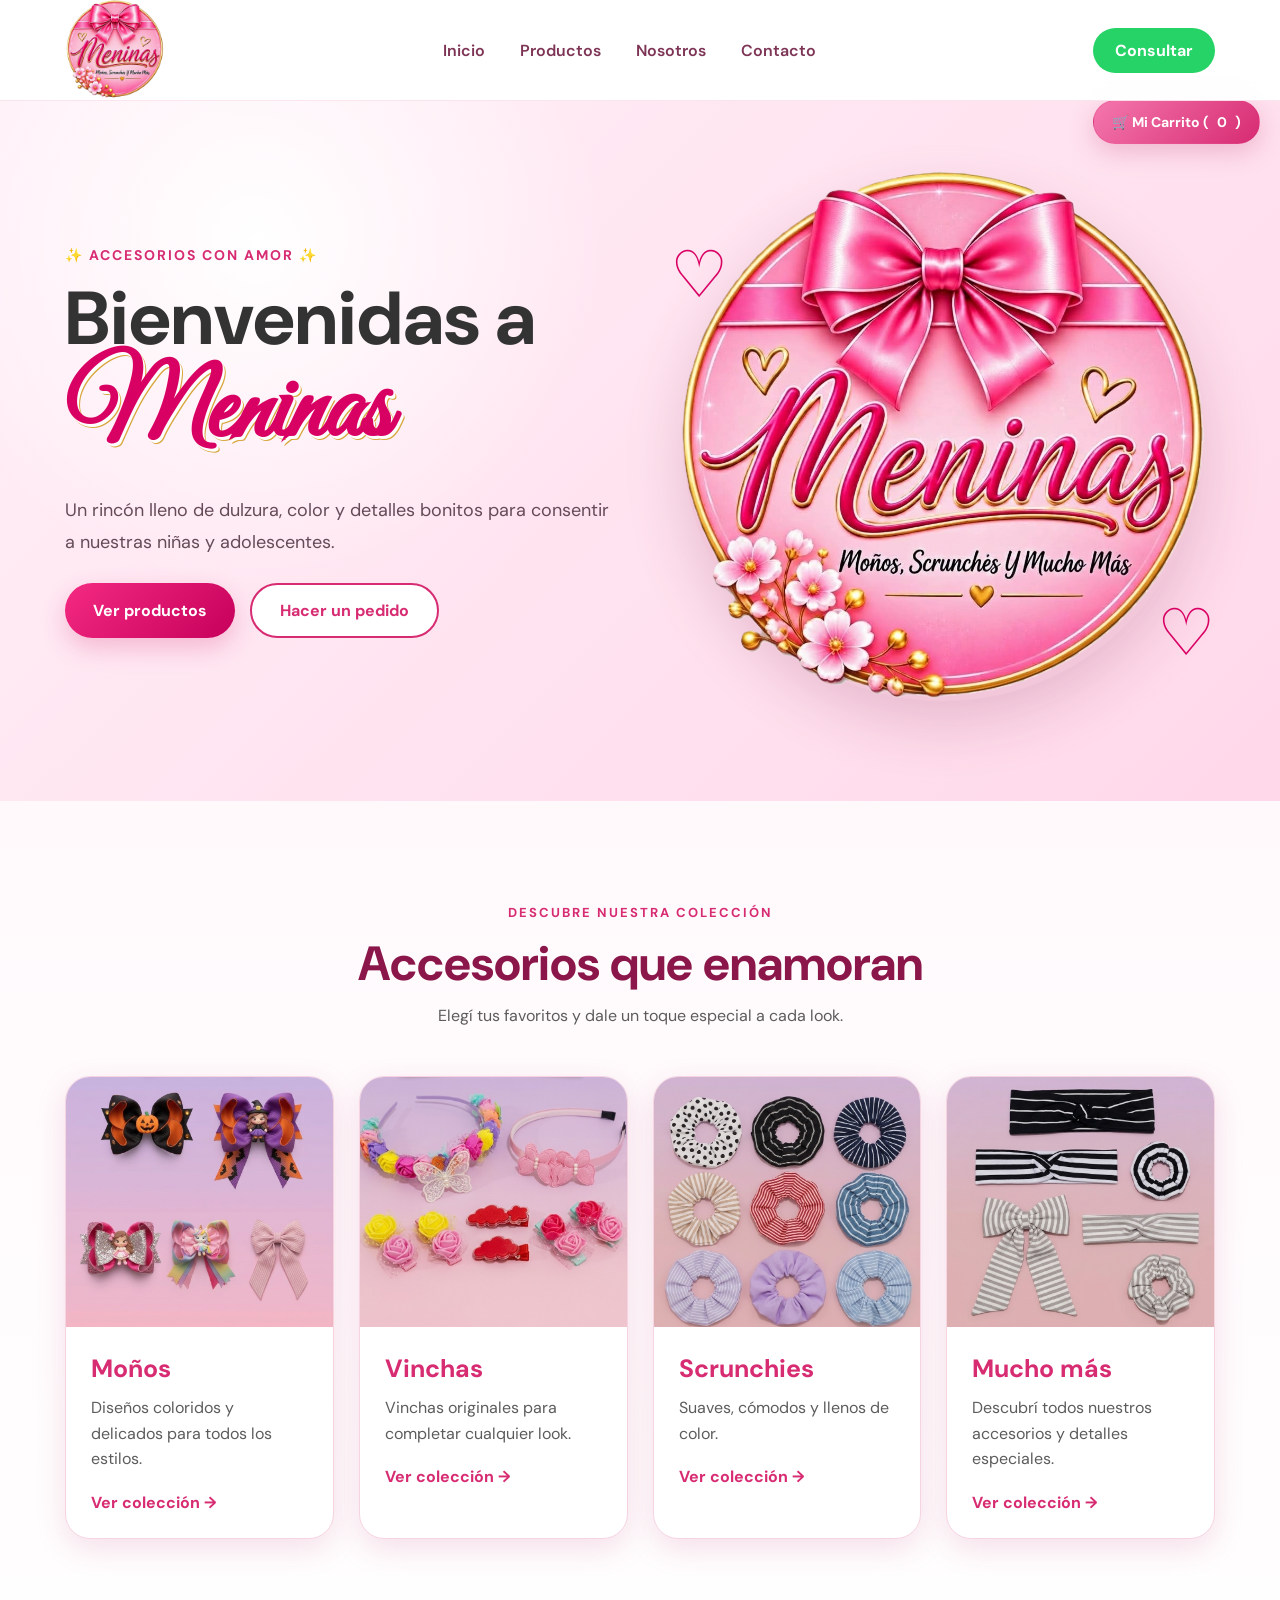
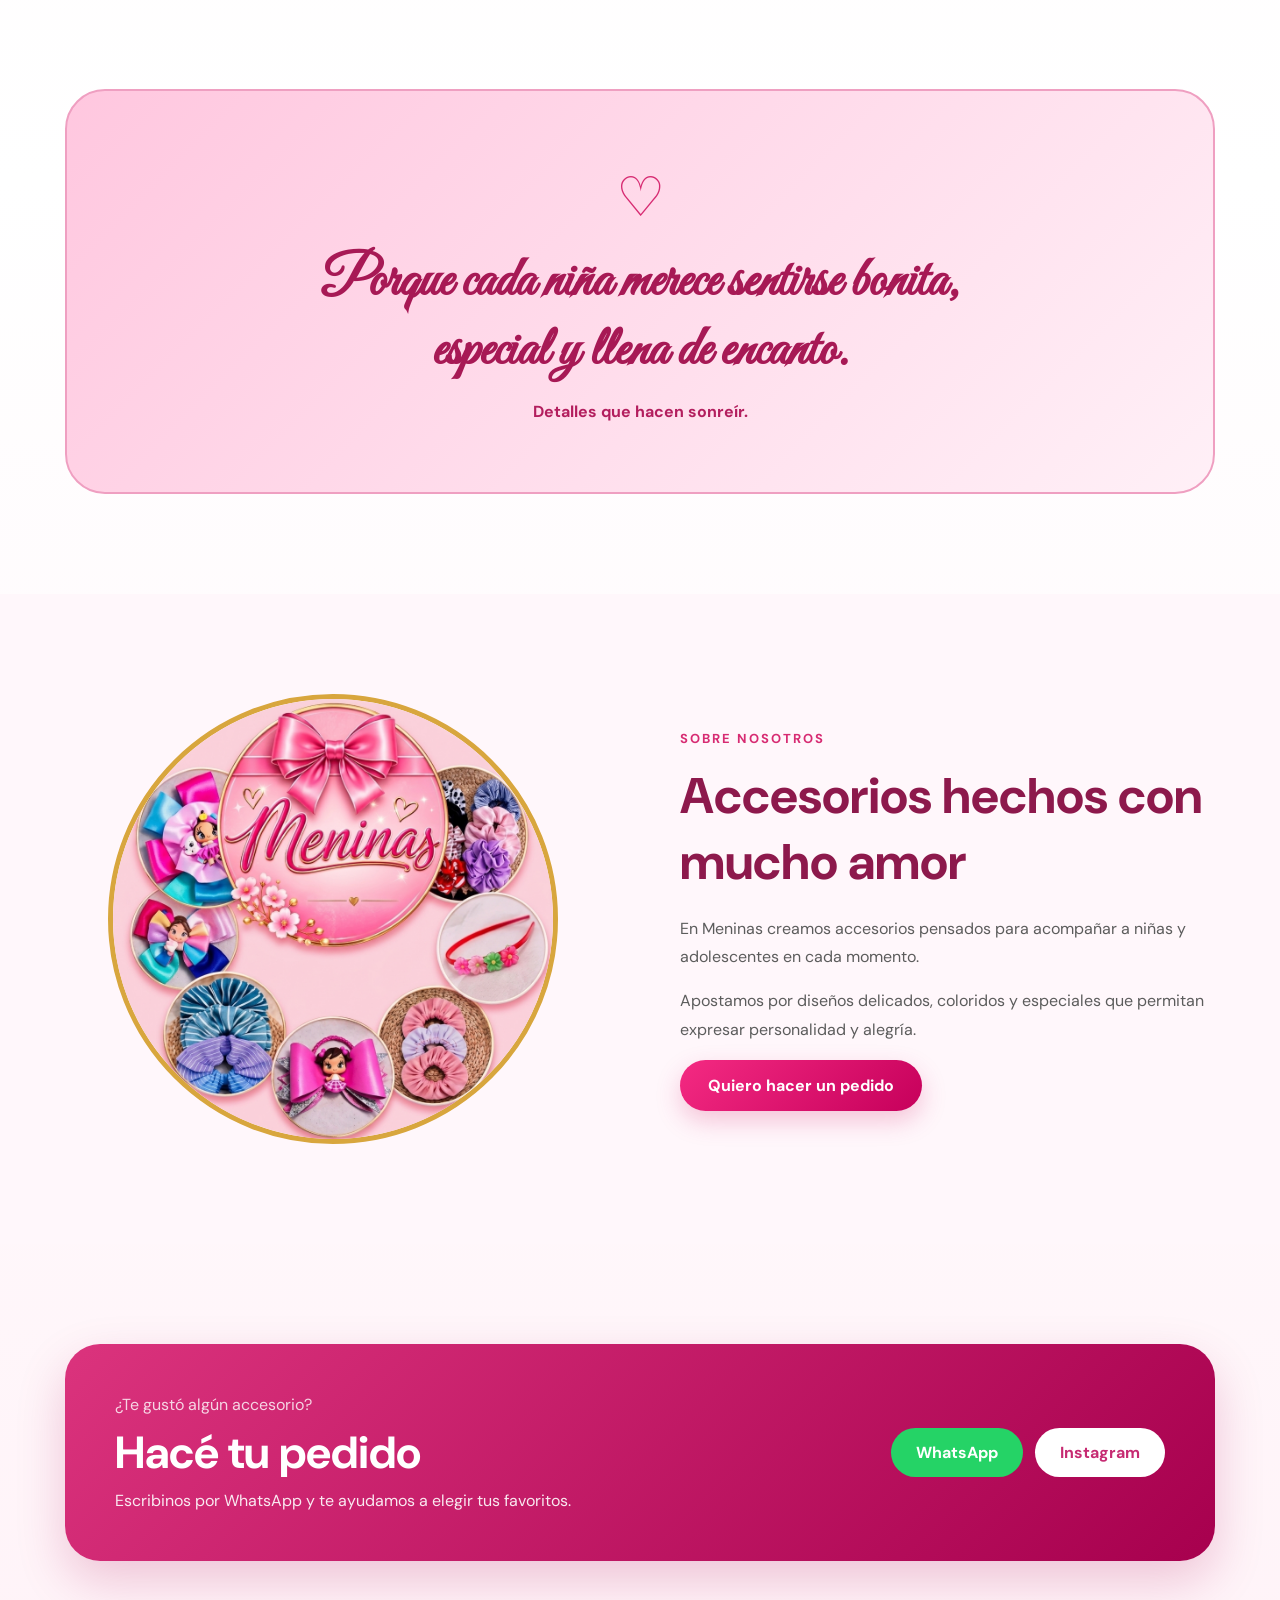
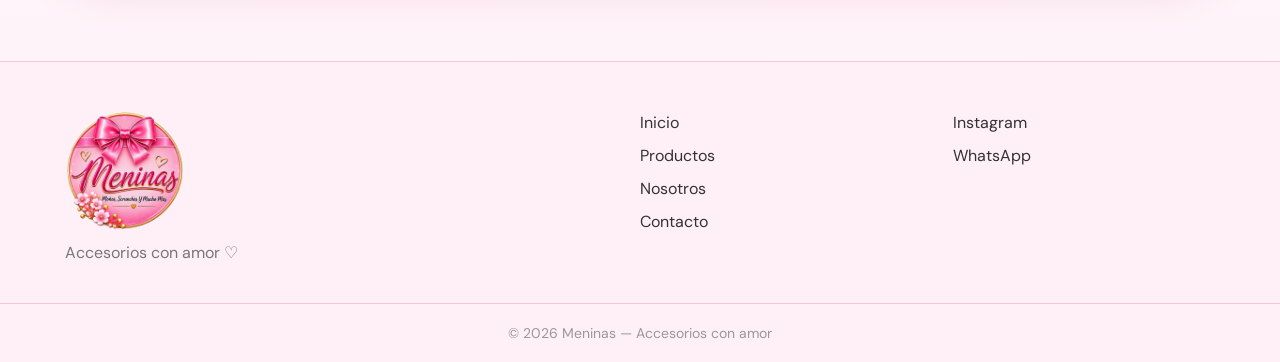
<file: index.html>
<!DOCTYPE html>
<html lang="es">
<head>
    <meta charset="UTF-8">
    <meta name="viewport" content="width=device-width, initial-scale=1.0">
    <title>Meninas | Moños, Vinchas, Scrunchies y Mucho Más</title>
    <meta name="description" content="Meninas: accesorios con amor para niñas y adolescentes. Moños, vinchas, scrunchies y más. Pedidos por WhatsApp.">
    <link rel="icon" href="images/logo1.png" type="image/png">
    <link rel="preconnect" href="https://fonts.googleapis.com">
    <link rel="preconnect" href="https://fonts.gstatic.com" crossorigin>
    <link href="https://fonts.googleapis.com/css2?family=DM+Sans:wght@400;500;600;700&family=Great+Vibes&display=swap" rel="stylesheet">
    <link rel="stylesheet" href="css/styles.css">
</head>

<body>
    <header class="header">
        <div class="container header-content">
            <a href="#inicio" class="logo">
                <img src="./images/logo1.png" alt="Meninas">  
            </a>
            <button class="nav-toggle" type="button" aria-expanded="false" aria-controls="nav-principal">Menú</button>
            <nav class="nav" id="nav-principal">
                <a href="#inicio">Inicio</a>
                <a href="#productos">Productos</a>
                <a href="#nosotros">Nosotros</a>
                <a href="#contacto">Contacto</a>
            </nav>
            <a href="https://wa.me/541123982550" target="_blank" rel="noopener noreferrer" class="btn-whatsapp">
                Consultar
            </a>
        </div>
    </header>

    <div id="fondo-carrito" class="cart-backdrop" hidden></div>
    <button id="btn-abrir-carrito" class="cart-floating-btn" type="button" aria-controls="panel-carrito" aria-expanded="false">
        🛒 Mi Carrito (<span id="contador-carrito">0</span>)
    </button>
    <div id="panel-carrito" class="cart-sidebar" role="region" aria-label="Tu carrito" aria-hidden="true" inert>
        <div class="cart-header">
            <h3>Tu Carrito ♡</h3>
            <button id="btn-cerrar-carrito" class="cart-close-btn" type="button" aria-label="Cerrar carrito">✕</button>
        </div>
        <div id="items-carrito" class="cart-body"></div>
        <div class="cart-footer">
            <div class="cart-total-row">
                <span>Total:</span>
                <span id="total-carrito">$0</span>
            </div>
            <a id="btn-enviar-pedido" href="#" target="_blank" rel="noopener noreferrer" class="cart-submit-btn">
                Enviar pedido por WhatsApp ➔
            </a>
            <button id="btn-vaciar-carrito" class="cart-clear-btn" type="button" disabled>
                Vaciar carrito
            </button>
        </div>
    </div>

    <main>
        <section class="hero" id="inicio">
            <div class="container hero-grid">
                <div class="hero-text">
                    <span class="hero-small">
                        ✨ ACCESORIOS CON AMOR ✨
                    </span>
                    <h1>
                        Bienvenidas a
                        <span>Meninas</span>
                    </h1>
                    <p>
                        Un rincón lleno de dulzura, color y detalles
                        bonitos para consentir a nuestras niñas
                        y adolescentes.
                    </p>
                    <div class="hero-buttons">
                        <a href="#productos" class="btn-primary">
                            Ver productos
                        </a>
                        <a href="https://wa.me/541123982550" target="_blank" rel="noopener noreferrer" class="btn-secondary">
                            Hacer un pedido
                        </a>
                    </div>
                </div>
                <div class="hero-image">
                    <div class="hero-circle">
                        <img src="images/logo1.png" alt="Meninas - accesorios">
                    </div>
                    <span class="decor-heart heart-1">♡</span>
                    <span class="decor-heart heart-2">♡</span>
                </div>
            </div>
        </section>

        <section class="categories" id="productos">
            <div class="container">
                <div class="section-title">
                    <span>Descubre nuestra colección</span>
                    <h2>
                        Accesorios que enamoran
                    </h2>
                    <p>
                        Elegí tus favoritos y dale un toque especial
                        a cada look.
                    </p>
                </div>
                <div class="category-grid">
                    <article class="category-card">
                        <div class="category-image">
                            <img src="images/moños1.jpg" alt="Moños para niñas">
                        </div>
                        <div class="category-content">
                            <h3>Moños</h3>
                            <p>
                                Diseños coloridos y delicados
                                para todos los estilos.
                            </p>
                            <a href="pages/colecciones.html?categoria=monos" class="category-link">
                                Ver colección →
                            </a>
                        </div>
                    </article>
                    <article class="category-card">
                        <div class="category-image">
                            <img src="images/vinchas.jpg" alt="Vinchas para niñas">
                        </div>
                        <div class="category-content">
                            <h3>Vinchas</h3>
                            <p>
                                Vinchas originales para completar
                                cualquier look.
                            </p>
                            <a href="pages/colecciones.html?categoria=vinchas" class="category-link">
                                Ver colección →
                            </a>
                        </div>
                    </article>
                    <article class="category-card">
                        <div class="category-image">
                            <img src="images/Scrunchies.jpg" alt="Scrunchies">
                        </div>
                        <div class="category-content">
                            <h3>Scrunchies</h3>
                            <p>
                                Suaves, cómodos y llenos de color.
                            </p>
                            <a href="pages/colecciones.html?categoria=scrunchies" class="category-link">
                                Ver colección →
                            </a>
                        </div>
                    </article>
                    <article class="category-card">
                        <div class="category-image">
                            <img src="images/combo.jpg" alt="Accesorios para niñas">
                        </div>
                        <div class="category-content">
                            <h3>Mucho más</h3>
                            <p>
                                Descubrí todos nuestros accesorios
                                y detalles especiales.
                            </p>
                            <a href="pages/colecciones.html?categoria=mas" class="category-link">
                                Ver colección →
                            </a>
                        </div>
                    </article>
                </div>
            </div>
        </section>

        <section class="quote">
            <div class="container">
                <div class="quote-box">
                    <span class="quote-icon">♡</span>
                    <h2>
                        Porque cada niña merece
                        sentirse bonita,
                        especial y llena de encanto.
                    </h2>
                    <p>
                        Detalles que hacen sonreír.
                    </p>
                </div>
            </div>
        </section>

        <section class="about" id="nosotros">
            <div class="container about-grid">
                <div class="about-image">
                    <img src="images/mininas1.png" alt="Meninas">
                </div>
                <div class="about-content">
                    <span class="section-label">
                        SOBRE NOSOTROS
                    </span>
                    <h2>
                        Accesorios hechos
                        con mucho amor
                    </h2>
                    <p>
                        En Meninas creamos accesorios pensados
                        para acompañar a niñas y adolescentes
                        en cada momento.
                    </p>
                    <p>
                        Apostamos por diseños delicados, coloridos
                        y especiales que permitan expresar
                        personalidad y alegría.
                    </p>

                    <a href="https://wa.me/541123982550" target="_blank" rel="noopener noreferrer" class="btn-primary">
                        Quiero hacer un pedido
                    </a>
                </div>
            </div>
        </section>

        <section class="contact" id="contacto">
            <div class="container">
                <div class="contact-box">
                    <div class="contact-text">
                        <span>¿Te gustó algún accesorio?</span>
                        <h2>
                            Hacé tu pedido
                        </h2>
                        <p>
                            Escribinos por WhatsApp y te ayudamos
                            a elegir tus favoritos.
                        </p>
                    </div>
                    <div class="contact-buttons">
                        <a href="https://wa.me/541123982550" target="_blank" rel="noopener noreferrer" class="contact-btn whatsapp">
                            WhatsApp
                        </a>
                        <a href="https://instagram.com/Meninas.Ba" target="_blank" rel="noopener noreferrer" class="contact-btn instagram">
                            Instagram
                        </a>
                    </div>
                </div>
            </div>
        </section>
    </main>
    
    <footer class="footer">
        <div class="container footer-content">
            <div>
                <img src="images/logo1.png" alt="Meninas" class="footer-logo">
                <p>
                    Accesorios con amor ♡
                </p>
            </div>
            <div class="footer-links">
                <a href="#inicio">Inicio</a>
                <a href="#productos">Productos</a>
                <a href="#nosotros">Nosotros</a>
                <a href="#contacto">Contacto</a>
            </div>
            <div class="footer-social">
                <a href="https://instagram.com/Meninas.Ba" target="_blank" rel="noopener noreferrer">
                    Instagram
                </a>
                <a href="https://wa.me/541123982550" target="_blank" rel="noopener noreferrer">
                    WhatsApp
                </a>
            </div>
        </div>
        <div class="copyright">
            © 2026 Meninas — Accesorios con amor
        </div>
    </footer>

    <script src="js/layout.js"></script>
    <script src="js/carrito.js"></script>

</body>
</html>
</file>
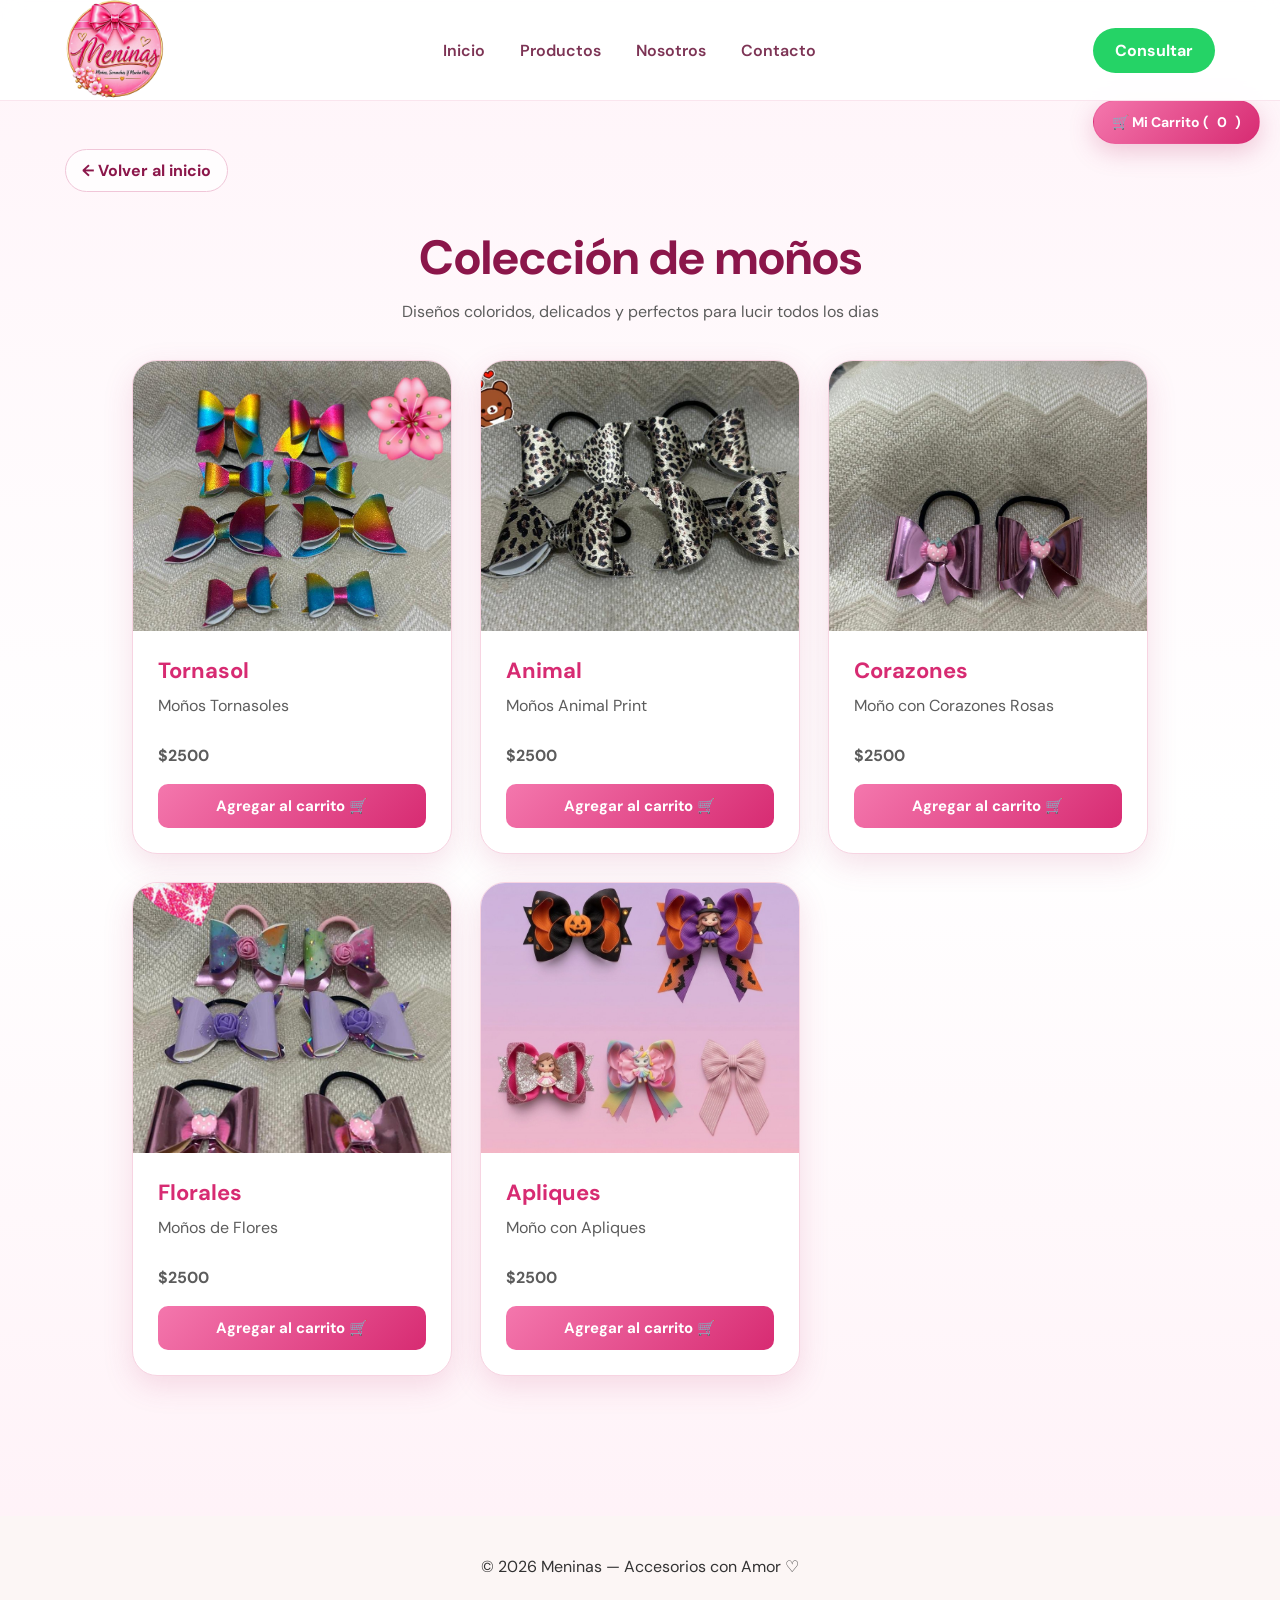
<file: pages/colecciones.html>
<!DOCTYPE html>
<html lang="es">
<head>
    <meta charset="UTF-8">
    <meta name="viewport" content="width=device-width, initial-scale=1.0">
    <title>Colección | Meninas</title>
    <meta name="description" content="Colección de moños, vinchas, scrunchies y accesorios Meninas. Elegí los tuyos y envianos el pedido por WhatsApp.">
    <link rel="icon" href="../images/logo1.png" type="image/png">
    <link rel="preconnect" href="https://fonts.googleapis.com">
    <link rel="preconnect" href="https://fonts.gstatic.com" crossorigin>
    <link href="https://fonts.googleapis.com/css2?family=DM+Sans:wght@400;500;600;700&family=Great+Vibes&display=swap" rel="stylesheet">
    <link rel="stylesheet" href="../css/styles.css"> 
</head>

<body>
    <div id="global-header"></div>
    <div id="fondo-carrito" class="cart-backdrop" hidden></div>
    <button id="btn-abrir-carrito" class="cart-floating-btn" type="button" aria-controls="panel-carrito" aria-expanded="false">
        🛒 Mi Carrito (<span id="contador-carrito">0</span>)
    </button>

    <div id="panel-carrito" class="cart-sidebar" role="region" aria-label="Tu carrito" aria-hidden="true" inert>
        <div class="cart-header">
            <h3>Tu Carrito ♡</h3>
            <button id="btn-cerrar-carrito" class="cart-close-btn" type="button" aria-label="Cerrar carrito">✕</button>
        </div>
        
        <div id="items-carrito" class="cart-body">
        </div>

        <div class="cart-footer">
            <div class="cart-total-row">
                <span>Total:</span>
                <span id="total-carrito">$0</span>
            </div>
            <a id="btn-enviar-pedido" href="#" target="_blank" rel="noopener noreferrer" class="cart-submit-btn">
                Enviar pedido por WhatsApp ➔
            </a>
            <button id="btn-vaciar-carrito" class="cart-clear-btn" type="button" disabled>
                Vaciar carrito
            </button>
        </div>
    </div>

    <main class="container main-collection">
        <div class="back-navigation">
            <a href="../index.html" class="category-link back-link">
                ← Volver al inicio
            </a>
        </div>

        <div class="section-title">
            <h2 id="categoria-titulo">Cargando colección...</h2>
            <p id="categoria-descripcion">Explora nuestros accesorios exclusivos hechos a mano.</p>
        </div>
        
        <div id="contenedor-productos" class="category-grid"></div>
    </main>

    <div id="global-footer"></div>

    <script src="../js/layout.js"></script>
    <script src="../js/carrito.js"></script>

</body>
</html>
</file>
<file: css/styles.css>
:root {
    --pink-light: #fff0f7;
    --pink: #f8b5d0;
    --pink-medium: #f477ad;
    --pink-dark: #d72b72;
    --fuchsia: #d90064;
    --gold: #d8a63d;
    --gold-light: #f1cf76;
    --text: #333333;
    --text-light: #5c5c5c;
    --white: #ffffff;
    --shadow: 0 10px 30px rgba(190, 55, 110, 0.15);
    --radius: 25px;
}

* {
    margin: 0;
    padding: 0;
    box-sizing: border-box;
}

html {
    scroll-behavior: smooth;
}

body {
    font-family: "DM Sans", sans-serif;
    color: var(--text);
    background:
        linear-gradient(180deg, #fff4f9 0%, #ffffff 50%, #fff1f7 100%);

}
img {
    max-width: 100%;
    display: block;
}
a {
    text-decoration: none;
    color: inherit;
}
.container {
    width: min(1150px, 92%);
    margin: auto;
}
#global-header {
    min-height: 85px;
}

.nav-toggle {
    display: none;
    border: 1px solid rgba(215, 43, 114, .25);
    background: var(--white);
    color: #7d3455;
    font: 700 14px "DM Sans", sans-serif;
    border-radius: 999px;
    padding: 10px 16px;
    cursor: pointer;
}

.header {
    position: sticky;
    top: 0;
    z-index: 1000;
    background: rgba(255, 255, 255, 0.92);
    backdrop-filter: blur(10px);
    border-bottom: 1px solid rgba(215, 43, 114, 0.12);
}
.header-content {
    min-height: 85px;
    display: flex;
    align-items: center;
    justify-content: space-between;
    gap: 30px;
}
.logo img {
    width: 100px;
}
.nav {
    display: flex;
    gap: 35px;
}
.nav a {
    font-weight: 600;
    color: #7d3455;
    transition: 0.3s;
}
.nav a:hover {
    color: var(--pink-dark);
}
.btn-whatsapp {
    background: #25D366;
    color: white;
    padding: 12px 22px;
    border-radius: 30px;
    font-weight: 700;
}
.hero {
    padding: 80px 0 100px;
    overflow: hidden;
    background: radial-gradient( circle at 20% 20%, #ffffff 0%, transparent 30%),
        linear-gradient( 135deg, #fff0f7, #ffd8e9);
}
.hero-grid {
    display: grid;
    grid-template-columns: 1fr 1fr;
    align-items: center;
    gap: 60px;
}
.hero-small {
    color: var(--pink-dark);
    font-weight: 700;
    letter-spacing: 2px;
    font-size: 14px;
}
.hero h1 {
    margin-top: 15px;
    font-size: clamp(45px, 6vw, 75px);
    line-height: 1.05;
}
.hero h1 span {
    display: block;
    font-family: "Great Vibes", cursive;
    font-size: 1.4em;
    color: var(--fuchsia);
    text-shadow: 2px 3px 0 white, 3px 4px 0 var(--gold);
}
.hero p {
    max-width: 570px;
    margin: 25px 0;
    font-size: 18px;
    line-height: 1.8;
    color: #654b58;

}
.hero-buttons {
    display: flex;
    gap: 15px;
    flex-wrap: wrap;
}
.btn-primary,
.btn-secondary {
    display: inline-flex;
    align-items: center;
    justify-content: center;
    padding: 15px 28px;
    border-radius: 35px;
    font-weight: 700;
    transition: transform .3s, box-shadow .3s;
}
.btn-primary {
    background:
        linear-gradient( 135deg, #f42a82, #c6005b);
    color: white;
    box-shadow: 0 10px 25px rgba(215, 43, 114, .25);
}
.btn-secondary {
    border: 2px solid var(--pink-dark);
    color: var(--pink-dark);
    background: white;
}
.btn-primary:hover,
.btn-secondary:hover {
    transform: translateY(-3px);
}
.hero-image {
    position: relative;
    display: flex;
    justify-content: center;
}
.hero-circle {
    width: min(520px, 100%);
    aspect-ratio: 1;
    border-radius: 50%;
    display:  flex;
    justify-content: center;
    align-items: center;
    border: 9px solid #f2c7da;
    box-shadow: 0 20px 60px rgba(130, 35, 80, .2);
    background: #f7a5c5;
}
.hero-circle img {
    width: 100%;
    height: 100%;
    object-fit: contain;
    transform: scale(1.08);
}
.decor-heart {
    position: absolute;
    color: var(--fuchsia);
    font-size: 65px;
}
.heart-1 {
    top: 10%;
    left: 0;
}
.heart-2 {
    bottom: 5%;
    right: 0;
}
.section-title {
    text-align: center;
    max-width: 700px;
    margin: 0 auto 50px;
}
.section-title span {
    color: var(--pink-dark);
    font-weight: 700;
    text-transform: uppercase;
    letter-spacing: 2px;
    font-size: 13px;
}
.section-title h2 {
    margin: 10px 0;
    font-size: clamp(32px, 5vw, 48px);
    color: #8b164a;
}
.section-title p {
    color: var(--text-light);
}
.categories {
    padding: 100px 0;
}
.category-grid {
    display: grid;
    grid-template-columns: repeat(4, 1fr);
    gap: 25px;
}
.category-card {
    background: white;
    border-radius: var(--radius);
    overflow: hidden;
    box-shadow: var(--shadow);
    border: 1px solid #f7d4e2;
    transition: transform .3s, box-shadow .3s;
}
.category-card:hover {
    transform: translateY(-8px);
    box-shadow: 0 20px 40px rgba(190, 55, 110, .2);
}
.category-image {
    height: 250px;
    overflow: hidden;
    display: flex;
    justify-content:  center;
    align-items: center;
    background: #ffe2ee;
}
.category-image img {
    width: 100%;
    height: 100%;
    object-fit:cover;
    transition: transform .5s;
}
.category-card:hover img {
    transform: scale(1.08);
}
.category-content {
    padding: 25px;
}
.category-content h3 {
    font-size: 25px;
    color: var(--pink-dark);
}
.category-content p {
    margin: 10px 0 20px;
    color: var(--text-light);
    line-height: 1.6;
}
.category-link {
    color: var(--pink-dark);
    font-weight: 700;
}
.quote {
    padding: 50px 0 100px;
}
.quote-box {
    position: relative;
    text-align: center;
    padding: 70px 30px;
    border-radius: 40px;
    background: linear-gradient( 135deg, #ffc7df, #fff0f7);
    border: 2px solid #ef9fc1;
}
.quote-icon {
    font-size: 55px;
    color: var(--pink-dark);
}


.quote-box h2 {
    max-width: 750px;
    margin: 15px auto;
    font-family: "Great Vibes", cursive;
    font-size: clamp(35px, 5vw, 55px);
    color: #a71955;
}
.quote-box p {
    color: #b31e5e;
    font-weight: 700;
}
.about {
    padding: 100px 0;
    background: #fff7fb;
}


.about-grid {
    display: grid;
    grid-template-columns: 1fr 1fr;
    gap: 80px;
    align-items: center;
}
.about-image {
    max-width: 450px;
    margin: auto;
    border-radius: 50%;
    display:  flex;
    justify-content: center;
    align-items: center;
    overflow:  hidden;
    border: 5px solid var(--gold);
}
.about-image img {
    width:  100%;
    height:  100%;
    object-fit: contain;
    transform: scale(1.02);
}
.about-content {
    max-width: 550px;
}
.section-label {
    color: var(--pink-dark);
    font-weight: 700;
    letter-spacing: 2px;
    font-size: 13px;
}
.about-content h2 {
    margin: 15px 0 20px;
    font-size: clamp(35px, 5vw, 50px);
    color: #8d194c;
}
.about-content p {
    margin-bottom: 15px;
    line-height: 1.8;
    color: var(--text-light);
}
.contact {
    padding: 100px 0;
}
.contact-box {
    display: flex;
    justify-content: space-between;
    align-items: center;
    gap: 40px;
    padding: 50px;
    border-radius: 35px;
    background: linear-gradient( 135deg, #db337d, #a7004e );
    color: white;
    box-shadow: 0 20px 50px rgba(170, 0, 80, .2);
}
.contact-text span {
    opacity: .8;
}
.contact-text h2 {
    font-size: 45px;
    margin: 8px 0;
}
.contact-text p {
    opacity: .9;
}
.contact-buttons {
    display: flex;
    gap: 12px;
    flex-wrap: wrap;
}
.contact-btn {
    padding: 14px 25px;
    border-radius: 30px;
    font-weight: 700;
}
.whatsapp {
    background: #25D366;
}
.instagram {
    background: white;
    color: #c62b72;
}
.footer {
    background: #fff0f7;
    border-top: 1px solid #f2c7da;
    padding: 50px 0 20px;
}
.global-footer {
    margin-top: 60px;
    padding: 40px 20px;
    background: #fcf6f5;
    text-align: center;
}
.global-footer p {
    margin: 0;
}
.footer-content {
    display: grid;
    grid-template-columns: 2fr 1fr 1fr;
    gap: 50px;
}
.footer-logo {
    width: 120px;
}
.footer p {
    color: #777;
    margin-top: 10px;
}
.footer-links,
.footer-social {
    display: flex;
    flex-direction: column;
    gap: 12px;
}
.footer-links a:hover,
.footer-social a:hover {
    color: var(--pink-dark);
}

.copyright {
    text-align: center;
    margin-top: 40px;
    padding-top: 20px;
    border-top: 1px solid #f2c7da;
    color: #999;
    font-size:  14px;
}
.global-main-header {
    position: fixed; 
    top: 0;
    left: 0;
    width: 100%;
    z-index: 1000; 

}

.cart-backdrop {
    position: fixed;
    inset: 0;
    z-index: 1000;
    background: rgba(55, 20, 38, .35);
}

.cart-backdrop[hidden] {
    display: none;
}

.cart-floating-btn {
    position: fixed;
    top: 100px;
    right: 20px;
    z-index: 990;
    display: inline-flex;
    align-items: center;
    gap: 8px;
    padding: 12px 18px;
    border: 1px solid rgba(215, 43, 114, .2);
    border-radius: 999px;
    background: linear-gradient(135deg, #f477ad, #d72b72);
    color: var(--white);
    box-shadow: 0 8px 24px rgba(190, 55, 110, .25);
    font: 700 14px "DM Sans", sans-serif;
    cursor: pointer;
    transition: transform .2s, box-shadow .2s;
}

.cart-floating-btn:hover {
    transform: translateY(-2px);
    box-shadow: 0 12px 28px rgba(190, 55, 110, .32);
}

.cart-sidebar {
    position: fixed;
    top: 0;
    right: -100%;
    width: min(380px, 100vw);
    height: 100vh;
    height: 100dvh;
    z-index: 1001;
    display: flex;
    flex-direction: column;
    background: var(--white);
    box-shadow: -12px 0 40px rgba(55, 20, 38, .18);
    transition: right .3s ease;
    font-family: "DM Sans", sans-serif;
}

.cart-sidebar.is-open {
    right: 0;
}

.cart-header {
    display: flex;
    align-items: center;
    justify-content: space-between;
    padding: 20px 22px;
    background: var(--pink-light);
    border-bottom: 1px solid #f2d5e1;
}

.cart-header h3 {
    color: #8b164a;
    font-size: 20px;
}

.cart-close-btn {
    display: grid;
    width: 36px;
    height: 36px;
    place-items: center;
    border: 0;
    border-radius: 50%;
    background: var(--white);
    color: var(--pink-dark);
    font-size: 18px;
    cursor: pointer;
}

.cart-body {
    flex: 1;
    overflow-y: auto;
    padding: 22px;
}

.cart-item {
    display: flex;
    align-items: center;
    justify-content: space-between;
    gap: 14px;
    margin-bottom: 16px;
    padding-bottom: 14px;
    border-bottom: 1px dashed #eadde3;
}

.cart-item-details {
    min-width: 0;
}

.cart-item-name {
    overflow-wrap: anywhere;
    font-weight: 600;
}

.cart-item-price {
    margin-top: 4px;
    color: var(--text-light);
    font-size: 13px;
}

.cart-item-controls {
    display: flex;
    flex-shrink: 0;
    align-items: center;
    gap: 6px;
}

.cart-quantity-btn,
.cart-remove-btn {
    min-width: 32px;
    min-height: 32px;
    padding: 5px 8px;
    border: 1px solid #f0c6d8;
    border-radius: 8px;
    background: var(--white);
    color: #8b164a;
    font: inherit;
    font-weight: 700;
    cursor: pointer;
}

.cart-remove-btn {
    padding-inline: 9px;
    font-size: 12px;
}

.cart-quantity-btn:disabled {
    opacity: .45;
    cursor: not-allowed;
}

.cart-empty {
    padding: 24px 8px;
    color: var(--text-light);
    text-align: center;
}

.cart-error {
    margin-bottom: 14px;
    padding: 10px 12px;
    border-radius: 8px;
    background: #fff0f0;
    color: #9c2635;
    font-size: 14px;
}

.cart-footer {
    padding: 20px 22px;
    border-top: 1px solid #f2d5e1;
    background: #fffafd;
}

.cart-total-row {
    display: flex;
    justify-content: space-between;
    margin-bottom: 15px;
    font-weight: 700;
}

.cart-submit-btn {
    display: block;
    padding: 13px 16px;
    border-radius: 12px;
    background: #25d366;
    color: var(--white);
    text-align: center;
    font-weight: 700;
    transition: filter .2s, transform .2s;
}

.cart-submit-btn:hover {
    filter: brightness(.95);
    transform: translateY(-1px);
}

.cart-submit-btn.is-disabled {
    background: #ccc;
    pointer-events: none;
}

.cart-clear-btn {
    width: 100%;
    margin-top: 10px;
    padding: 10px;
    border: 1px solid #f0c6d8;
    border-radius: 10px;
    background: var(--white);
    color: #8b164a;
    font: inherit;
    font-weight: 600;
    cursor: pointer;
}

.cart-clear-btn:disabled {
    opacity: .5;
    cursor: not-allowed;
}

.product-price {
    margin: 5px 0 15px;
    color: var(--pink-dark);
    font-weight: 700;
}

.btn-agregar-carro {
    width: 100%;
    margin-top: auto;
    padding: 12px;
    border: 0;
    border-radius: 10px;
    background: linear-gradient(135deg, #f477ad, #d72b72);
    color: var(--white);
    font: 700 15px "DM Sans", sans-serif;
    cursor: pointer;
    transition: transform .2s, box-shadow .2s, filter .2s;
}

.main-collection {
    min-height: 60vh;
    padding: 48px 0 80px;
}

.back-navigation {
    margin-bottom: 34px;
}

.back-link {
    display: inline-flex;
    align-items: center;
    gap: 8px;
    padding: 10px 16px;
    border: 1px solid #f0c6d8;
    border-radius: 999px;
    background: rgba(255, 255, 255, .8);
    color: #8b164a;
    font-weight: 700;
    transition: background .2s, transform .2s;
}

.back-link:hover {
    transform: translateX(-3px);
    background: var(--white);
}

.main-collection .section-title {
    margin-bottom: 38px;
}

.main-collection .section-title h2 {
    margin: 0 0 12px;
}

.main-collection .category-grid {
    grid-template-columns: repeat(auto-fit, minmax(min(100%, 260px), 320px));
    justify-content: center;
    gap: 28px;
}

.main-collection .category-card {
    display: flex;
    flex-direction: column;
    height: 100%;
}

.main-collection .category-image {
    height: 270px;
}

.main-collection .category-content {
    display: flex;
    flex: 1;
    flex-direction: column;
}

.main-collection .category-content h3 {
    font-size: 22px;
}

.main-collection .category-content p {
    margin: 8px 0 16px;
}

.btn-agregar-carro:hover {
    transform: translateY(-2px);
    box-shadow: 0 8px 18px rgba(215, 43, 114, .2);
    filter: brightness(.96);
}

.card-fade {
    opacity: 0;
    transform: translateY(12px);
    transition: opacity .35s ease, transform .35s ease, box-shadow .3s ease;
}

.card-fade.visible {
    opacity: 1;
    transform: translateY(0);
}

.card-fade.visible:hover {
    transform: translateY(-8px);
}

.main-collection .category-card:hover {
    transform: translateY(-8px);
}

@media (prefers-reduced-motion: reduce) {
    .cart-floating-btn,
    .cart-sidebar,
    .cart-submit-btn,
    .back-link,
    .btn-agregar-carro,
    .card-fade {
        transition: none;
    }

    .card-fade {
        opacity: 1;
        transform: none;
    }
}

@media (max-width: 600px) {
    .cart-floating-btn {
        top: auto;
        right: 14px;
        bottom: 16px;
        padding: 12px 16px;
    }

    .main-collection {
        padding-top: 32px;
        padding-bottom: 56px;
    }

    .back-navigation {
        margin-bottom: 28px;
    }

    .main-collection .section-title {
        margin-bottom: 30px;
    }

    .main-collection .category-grid {
        grid-template-columns: minmax(0, 1fr);
        gap: 20px;
    }

    .main-collection .category-image {
        height: 250px;
    }
}

@media (max-width: 380px) {
    .cart-floating-btn {
        right: 12px;
        bottom: 12px;
        padding: 10px 14px;
        font-size: 13px;
    }
}

@media (max-width: 900px) {
    .nav-toggle {
        display: inline-flex;
    }
    .nav {
        display: none;
        position: absolute;
        top: 100%;
        left: 0;
        right: 0;
        flex-direction: column;
        gap: 0;
        padding: 8px 4% 16px;
        background: rgba(255, 255, 255, .98);
        border-bottom: 1px solid rgba(215, 43, 114, 0.12);
    }
    .nav.is-open {
        display: flex;
    }
    .nav a {
        padding: 12px 0;
    }
    .hero-grid {
        grid-template-columns: 1fr;
        text-align: center;
    }
    .hero p {
        margin-left: auto;
        margin-right: auto;
    }
    .hero-buttons {
        justify-content: center;
    }
    .category-grid {
        grid-template-columns: repeat(2, 1fr);
    }
    .about-grid {
        grid-template-columns: 1fr;
        text-align: center;
    }
    .about-content {
        margin: auto;
    }
    .contact-box {
        flex-direction: column;
        text-align: center;
    }
    .contact-buttons {
        justify-content: center;
    }
}

@media (max-width: 600px) {
    .header-content {
        min-height: 70px;
    }
    .btn-whatsapp {
        padding: 10px 15px;
        font-size: 14px;
    }
    .hero {
        padding: 50px 0 70px;
    }
    .category-grid {
        grid-template-columns: 1fr;
    }
    .category-image {
        height: 280px;
    }
    .contact-box {
        padding: 35px 20px;
    }
    .contact-text h2 {
        font-size: 35px;
    }
    .footer-content {
        grid-template-columns: 1fr;
        text-align: center;
    }
    .footer-logo {
        margin: auto;
    }
}
</file>
